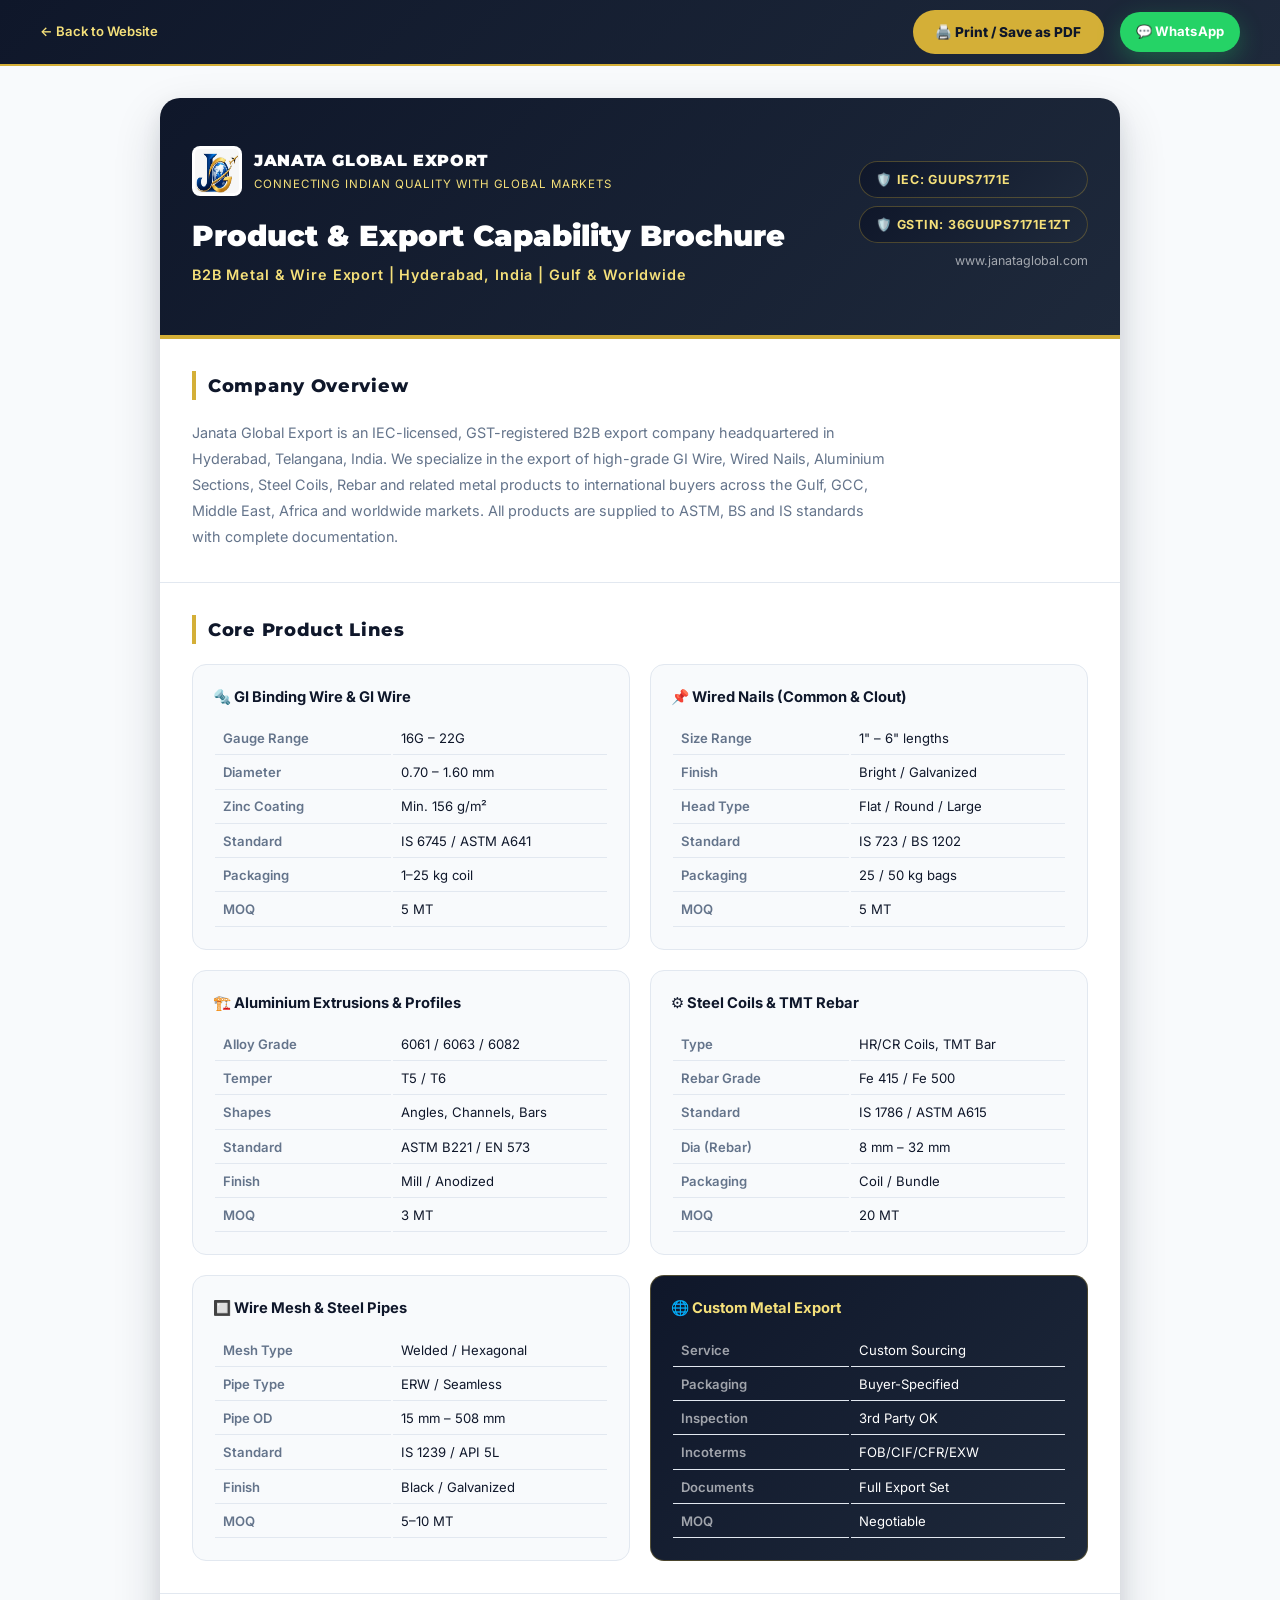
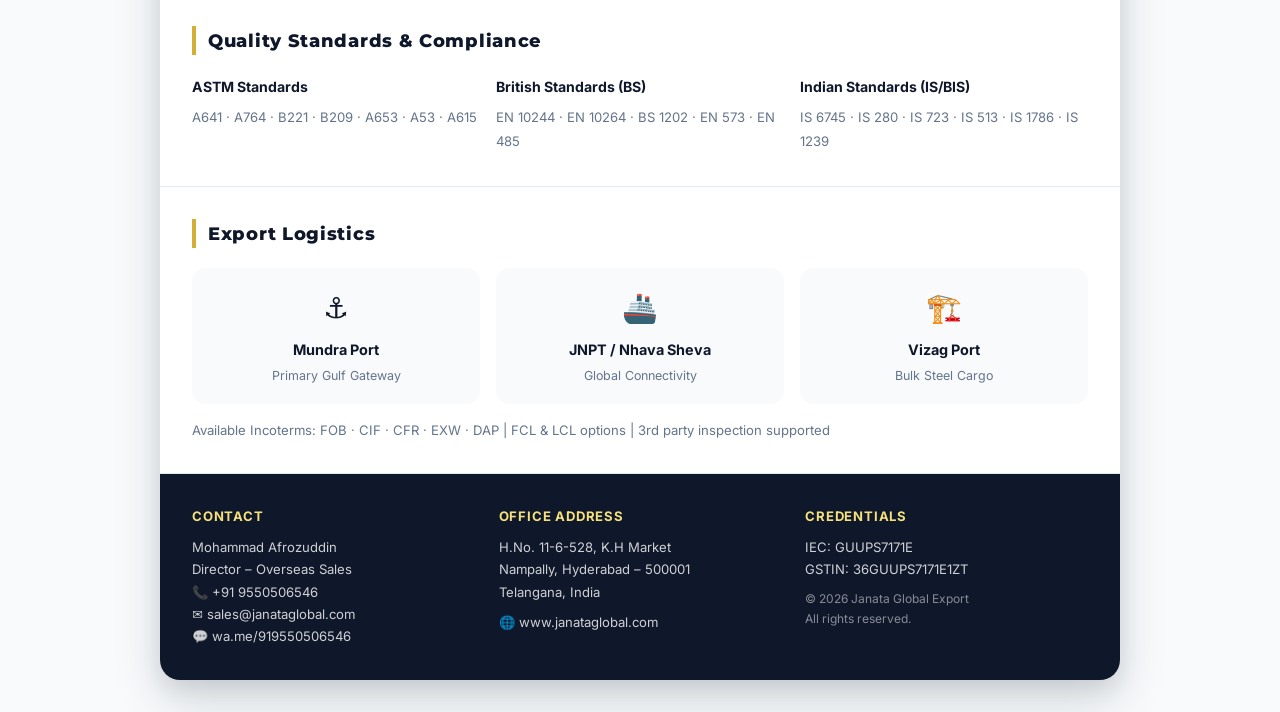
<file: brochure.html>
<!DOCTYPE html>
<html lang="en">
  <head>
    <meta charset="UTF-8" />
    <meta name="viewport" content="width=device-width, initial-scale=1.0" />
    <title>Product Brochure | Janata Global Export</title>
    <meta name="description" content="Janata Global Export product brochure — GI Wire, Wired Nails, Aluminium Sections, Steel Products. Licensed Indian exporter. IEC: GUUPS7171E." />
    <link rel="icon" href="assets/logo.jpeg" type="image/jpeg" />
    <link rel="preconnect" href="https://fonts.googleapis.com" />
    <link rel="preconnect" href="https://fonts.gstatic.com" crossorigin />
    <link href="https://fonts.googleapis.com/css2?family=Inter:wght@300;400;500;600;700;800;900&family=Montserrat:wght@600;700;800;900&display=swap" rel="stylesheet" />
    <link rel="stylesheet" href="styles.css" />
    <style>
      .brochure-page { max-width: 960px; margin: 0 auto; }
      .brochure-header {
        background: linear-gradient(135deg, var(--navy), var(--charcoal));
        padding: 3rem 2rem;
        display: flex;
        align-items: center;
        justify-content: space-between;
        gap: 2rem;
        flex-wrap: wrap;
        border-bottom: 4px solid var(--gold);
      }
      .brochure-header-left h1 {
        font-family: 'Montserrat', sans-serif;
        color: var(--white);
        font-size: 1.8rem;
        font-weight: 900;
        margin-bottom: 0.25rem;
      }
      .brochure-header-left p { color: var(--gold-light); font-size: 0.9rem; font-weight: 600; letter-spacing: 0.06em; }
      .brochure-section { padding: 2rem; border-bottom: 1px solid var(--border); }
      .brochure-section h2 {
        font-family: 'Montserrat', sans-serif;
        color: var(--navy);
        font-size: 1.1rem;
        font-weight: 800;
        border-left: 4px solid var(--gold);
        padding-left: 0.75rem;
        margin-bottom: 1.25rem;
        letter-spacing: 0.04em;
      }
      .brochure-product-grid {
        display: grid;
        grid-template-columns: repeat(2, 1fr);
        gap: 1.25rem;
      }
      .brochure-product {
        background: var(--slate-50);
        border: 1px solid var(--border);
        border-radius: var(--r-md);
        padding: 1.25rem;
      }
      .brochure-product h3 {
        color: var(--navy);
        font-weight: 700;
        font-size: 0.92rem;
        margin-bottom: 0.75rem;
        display: flex;
        align-items: center;
        gap: 0.5rem;
      }
      .brochure-product table { width: 100%; font-size: 0.82rem; }
      .brochure-product td { padding: 0.3rem 0.5rem; border-bottom: 1px solid var(--border); }
      .brochure-product td:first-child { color: var(--muted); font-weight: 600; width: 45%; }
      .brochure-product td:last-child { color: var(--navy); }
      .brochure-footer {
        background: var(--navy);
        padding: 2rem;
        display: grid;
        grid-template-columns: repeat(3, 1fr);
        gap: 1.5rem;
      }
      .brochure-footer h4 { color: var(--gold-light); font-size: 0.82rem; font-weight: 700; letter-spacing: 0.06em; text-transform: uppercase; margin-bottom: 0.5rem; }
      .brochure-footer p, .brochure-footer a { color: rgba(255,255,255,0.8); font-size: 0.82rem; line-height: 1.7; display: block; }
      .print-btn {
        display: inline-flex;
        align-items: center;
        gap: 0.5rem;
        background: var(--gold);
        color: var(--navy);
        font-weight: 800;
        font-size: 0.85rem;
        padding: 0.7rem 1.4rem;
        border-radius: var(--r-pill);
        cursor: pointer;
        border: none;
        transition: transform var(--t-fast);
      }
      .print-btn:hover { transform: translateY(-2px); }
      @media print {
        .no-print { display: none !important; }
        .brochure-header { -webkit-print-color-adjust: exact; print-color-adjust: exact; }
        .brochure-footer { -webkit-print-color-adjust: exact; print-color-adjust: exact; }
      }
      @media (max-width: 640px) {
        .brochure-product-grid { grid-template-columns: 1fr; }
        .brochure-footer { grid-template-columns: 1fr; }
      }
    </style>
  </head>
  <body style="background:var(--slate-50);">

    <!-- Nav bar (no-print) -->
    <div class="no-print announcement-bar" style="position:sticky;top:0;z-index:100;">
      <div class="container announcement-inner" style="justify-content:space-between;">
        <a href="index.html" style="color:var(--gold-light);font-weight:600;font-size:0.82rem;">← Back to Website</a>
        <div style="display:flex;gap:1rem;align-items:center;">
          <button onclick="window.print()" class="print-btn">🖨️ Print / Save as PDF</button>
          <a href="https://wa.me/919550506546" target="_blank" rel="noreferrer" class="btn btn-wa" style="font-size:0.82rem;padding:0.6rem 1rem;">💬 WhatsApp</a>
        </div>
      </div>
    </div>

    <div style="padding:2rem 1rem;">
      <div class="brochure-page" style="background:var(--white);border-radius:var(--r-lg);overflow:hidden;box-shadow:var(--shadow-lg);">

        <!-- Brochure Header -->
        <div class="brochure-header">
          <div class="brochure-header-left">
            <div style="display:flex;align-items:center;gap:0.75rem;margin-bottom:1rem;">
              <img src="assets/logo.jpeg" alt="Janata Global Export" style="width:50px;height:50px;border-radius:8px;background:white;padding:3px;" />
              <div>
                <div style="color:var(--white);font-family:'Montserrat',sans-serif;font-weight:900;font-size:1rem;letter-spacing:0.04em;">JANATA GLOBAL EXPORT</div>
                <div style="color:var(--gold-light);font-size:0.72rem;letter-spacing:0.08em;">CONNECTING INDIAN QUALITY WITH GLOBAL MARKETS</div>
              </div>
            </div>
            <h1>Product &amp; Export Capability Brochure</h1>
            <p>B2B Metal &amp; Wire Export | Hyderabad, India | Gulf &amp; Worldwide</p>
          </div>
          <div style="display:flex;flex-direction:column;gap:0.5rem;text-align:right;">
            <span class="credential-badge">🛡️ IEC: GUUPS7171E</span>
            <span class="credential-badge">🛡️ GSTIN: 36GUUPS7171E1ZT</span>
            <span style="color:rgba(255,255,255,0.6);font-size:0.78rem;">www.janataglobal.com</span>
          </div>
        </div>

        <!-- Company Overview -->
        <div class="brochure-section">
          <h2>Company Overview</h2>
          <p style="color:var(--muted);font-size:0.9rem;line-height:1.8;max-width:700px;">Janata Global Export is an IEC-licensed, GST-registered B2B export company headquartered in Hyderabad, Telangana, India. We specialize in the export of high-grade GI Wire, Wired Nails, Aluminium Sections, Steel Coils, Rebar and related metal products to international buyers across the Gulf, GCC, Middle East, Africa and worldwide markets. All products are supplied to ASTM, BS and IS standards with complete documentation.</p>
        </div>

        <!-- Products -->
        <div class="brochure-section">
          <h2>Core Product Lines</h2>
          <div class="brochure-product-grid">

            <div class="brochure-product">
              <h3>🔩 GI Binding Wire &amp; GI Wire</h3>
              <table>
                <tr><td>Gauge Range</td><td>16G – 22G</td></tr>
                <tr><td>Diameter</td><td>0.70 – 1.60 mm</td></tr>
                <tr><td>Zinc Coating</td><td>Min. 156 g/m²</td></tr>
                <tr><td>Standard</td><td>IS 6745 / ASTM A641</td></tr>
                <tr><td>Packaging</td><td>1–25 kg coil</td></tr>
                <tr><td>MOQ</td><td>5 MT</td></tr>
              </table>
            </div>

            <div class="brochure-product">
              <h3>📌 Wired Nails (Common &amp; Clout)</h3>
              <table>
                <tr><td>Size Range</td><td>1" – 6" lengths</td></tr>
                <tr><td>Finish</td><td>Bright / Galvanized</td></tr>
                <tr><td>Head Type</td><td>Flat / Round / Large</td></tr>
                <tr><td>Standard</td><td>IS 723 / BS 1202</td></tr>
                <tr><td>Packaging</td><td>25 / 50 kg bags</td></tr>
                <tr><td>MOQ</td><td>5 MT</td></tr>
              </table>
            </div>

            <div class="brochure-product">
              <h3>🏗️ Aluminium Extrusions &amp; Profiles</h3>
              <table>
                <tr><td>Alloy Grade</td><td>6061 / 6063 / 6082</td></tr>
                <tr><td>Temper</td><td>T5 / T6</td></tr>
                <tr><td>Shapes</td><td>Angles, Channels, Bars</td></tr>
                <tr><td>Standard</td><td>ASTM B221 / EN 573</td></tr>
                <tr><td>Finish</td><td>Mill / Anodized</td></tr>
                <tr><td>MOQ</td><td>3 MT</td></tr>
              </table>
            </div>

            <div class="brochure-product">
              <h3>⚙️ Steel Coils &amp; TMT Rebar</h3>
              <table>
                <tr><td>Type</td><td>HR/CR Coils, TMT Bar</td></tr>
                <tr><td>Rebar Grade</td><td>Fe 415 / Fe 500</td></tr>
                <tr><td>Standard</td><td>IS 1786 / ASTM A615</td></tr>
                <tr><td>Dia (Rebar)</td><td>8 mm – 32 mm</td></tr>
                <tr><td>Packaging</td><td>Coil / Bundle</td></tr>
                <tr><td>MOQ</td><td>20 MT</td></tr>
              </table>
            </div>

            <div class="brochure-product">
              <h3>🔲 Wire Mesh &amp; Steel Pipes</h3>
              <table>
                <tr><td>Mesh Type</td><td>Welded / Hexagonal</td></tr>
                <tr><td>Pipe Type</td><td>ERW / Seamless</td></tr>
                <tr><td>Pipe OD</td><td>15 mm – 508 mm</td></tr>
                <tr><td>Standard</td><td>IS 1239 / API 5L</td></tr>
                <tr><td>Finish</td><td>Black / Galvanized</td></tr>
                <tr><td>MOQ</td><td>5–10 MT</td></tr>
              </table>
            </div>

            <div class="brochure-product" style="background:linear-gradient(135deg,var(--navy),var(--charcoal));border-color:rgba(212,175,55,0.3);">
              <h3 style="color:var(--gold-light);">🌐 Custom Metal Export</h3>
              <table>
                <tr><td style="color:rgba(255,255,255,0.6);">Service</td><td style="color:var(--white);">Custom Sourcing</td></tr>
                <tr><td style="color:rgba(255,255,255,0.6);">Packaging</td><td style="color:var(--white);">Buyer-Specified</td></tr>
                <tr><td style="color:rgba(255,255,255,0.6);">Inspection</td><td style="color:var(--white);">3rd Party OK</td></tr>
                <tr><td style="color:rgba(255,255,255,0.6);">Incoterms</td><td style="color:var(--white);">FOB/CIF/CFR/EXW</td></tr>
                <tr><td style="color:rgba(255,255,255,0.6);">Documents</td><td style="color:var(--white);">Full Export Set</td></tr>
                <tr><td style="color:rgba(255,255,255,0.6);">MOQ</td><td style="color:var(--white);">Negotiable</td></tr>
              </table>
            </div>

          </div>
        </div>

        <!-- Standards -->
        <div class="brochure-section">
          <h2>Quality Standards &amp; Compliance</h2>
          <div style="display:grid;grid-template-columns:repeat(3,1fr);gap:1rem;">
            <div>
              <strong style="color:var(--navy);display:block;margin-bottom:0.5rem;font-size:0.88rem;">ASTM Standards</strong>
              <p style="color:var(--muted);font-size:0.82rem;line-height:1.8;">A641 · A764 · B221 · B209 · A653 · A53 · A615</p>
            </div>
            <div>
              <strong style="color:var(--navy);display:block;margin-bottom:0.5rem;font-size:0.88rem;">British Standards (BS)</strong>
              <p style="color:var(--muted);font-size:0.82rem;line-height:1.8;">EN 10244 · EN 10264 · BS 1202 · EN 573 · EN 485</p>
            </div>
            <div>
              <strong style="color:var(--navy);display:block;margin-bottom:0.5rem;font-size:0.88rem;">Indian Standards (IS/BIS)</strong>
              <p style="color:var(--muted);font-size:0.82rem;line-height:1.8;">IS 6745 · IS 280 · IS 723 · IS 513 · IS 1786 · IS 1239</p>
            </div>
          </div>
        </div>

        <!-- Export Logistics -->
        <div class="brochure-section">
          <h2>Export Logistics</h2>
          <div style="display:grid;grid-template-columns:repeat(3,1fr);gap:1rem;">
            <div style="text-align:center;padding:1rem;background:var(--slate-50);border-radius:var(--r-md);">
              <div style="font-size:1.8rem;margin-bottom:0.4rem;">⚓</div>
              <strong style="color:var(--navy);display:block;font-size:0.9rem;">Mundra Port</strong>
              <span style="color:var(--muted);font-size:0.78rem;">Primary Gulf Gateway</span>
            </div>
            <div style="text-align:center;padding:1rem;background:var(--slate-50);border-radius:var(--r-md);">
              <div style="font-size:1.8rem;margin-bottom:0.4rem;">🚢</div>
              <strong style="color:var(--navy);display:block;font-size:0.9rem;">JNPT / Nhava Sheva</strong>
              <span style="color:var(--muted);font-size:0.78rem;">Global Connectivity</span>
            </div>
            <div style="text-align:center;padding:1rem;background:var(--slate-50);border-radius:var(--r-md);">
              <div style="font-size:1.8rem;margin-bottom:0.4rem;">🏗️</div>
              <strong style="color:var(--navy);display:block;font-size:0.9rem;">Vizag Port</strong>
              <span style="color:var(--muted);font-size:0.78rem;">Bulk Steel Cargo</span>
            </div>
          </div>
          <p style="color:var(--muted);font-size:0.82rem;margin-top:1rem;">Available Incoterms: FOB · CIF · CFR · EXW · DAP | FCL &amp; LCL options | 3rd party inspection supported</p>
        </div>

        <!-- Brochure Footer -->
        <div class="brochure-footer">
          <div>
            <h4>Contact</h4>
            <p>Mohammad Afrozuddin<br />Director – Overseas Sales</p>
            <p>📞 +91 9550506546</p>
            <p>✉️ sales@janataglobal.com</p>
            <p>💬 wa.me/919550506546</p>
          </div>
          <div>
            <h4>Office Address</h4>
            <p>H.No. 11-6-528, K.H Market<br />Nampally, Hyderabad – 500001<br />Telangana, India</p>
            <p style="margin-top:0.5rem;">🌐 www.janataglobal.com</p>
          </div>
          <div>
            <h4>Credentials</h4>
            <p>IEC: GUUPS7171E</p>
            <p>GSTIN: 36GUUPS7171E1ZT</p>
            <p style="margin-top:0.5rem;color:rgba(255,255,255,0.5);font-size:0.75rem;">© 2026 Janata Global Export<br />All rights reserved.</p>
          </div>
        </div>

      </div>
    </div>

    <script src="script.js"></script>
  </body>
</html>
</file>
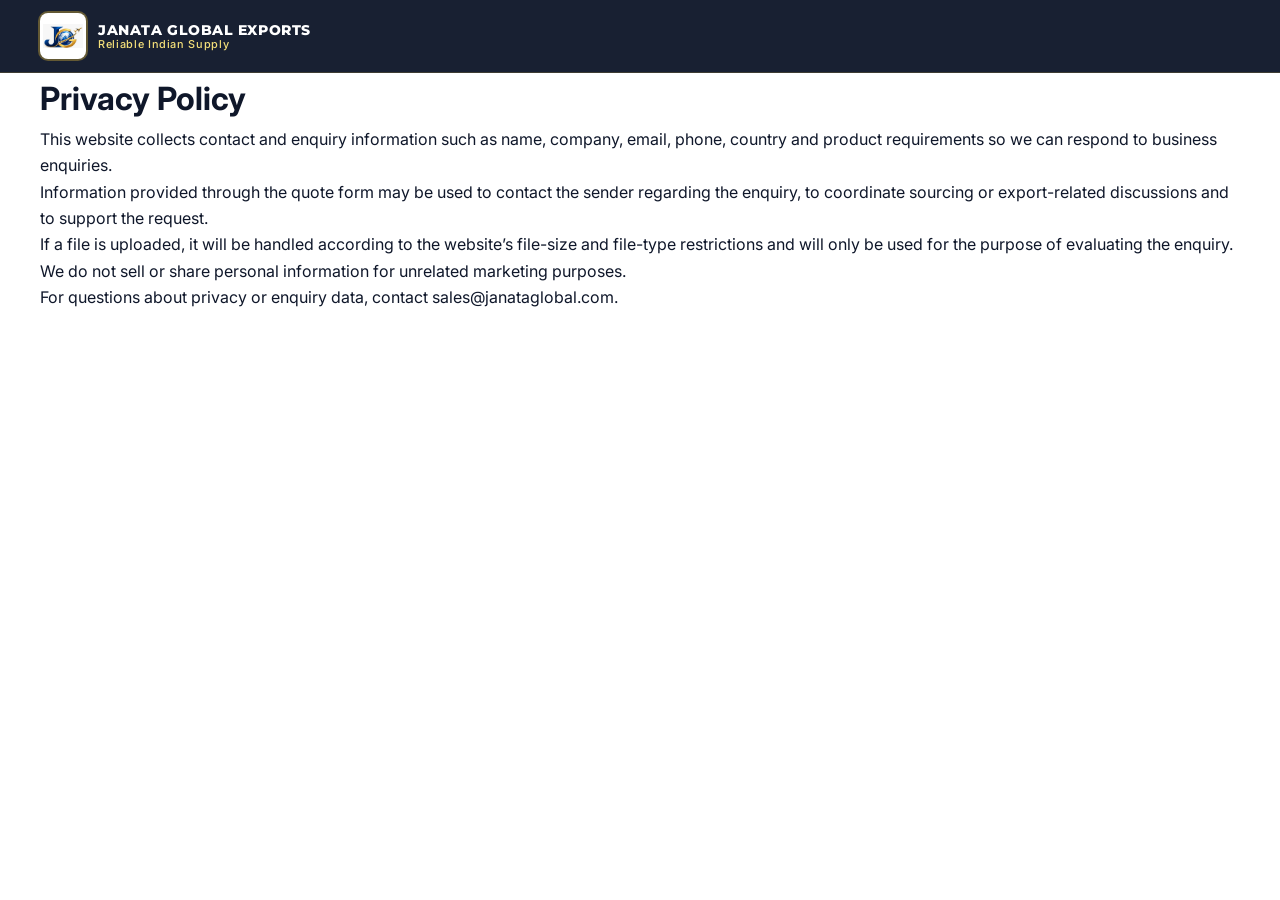
<file: privacy.html>
<!DOCTYPE html>
<html lang="en">
  <head>
    <meta charset="UTF-8" />
    <meta name="viewport" content="width=device-width, initial-scale=1.0" />
    <title>Privacy Policy | Janata Global Exports</title>
    <meta name="robots" content="noindex,follow" />
    <link rel="stylesheet" href="styles.css" />
  </head>
  <body>
    <header class="site-header">
      <div class="container header-inner">
        <a class="brand" href="/">
          <img src="assets/logo.jpeg" alt="Janata Global Exports logo" class="brand-mark" />
          <span class="brand-text"><strong>JANATA GLOBAL EXPORTS</strong><small>Reliable Indian Supply</small></span>
        </a>
      </div>
    </header>
    <main class="privacy-page">
      <div class="container">
        <div class="content-box">
          <h1>Privacy Policy</h1>
          <p>This website collects contact and enquiry information such as name, company, email, phone, country and product requirements so we can respond to business enquiries.</p>
          <p>Information provided through the quote form may be used to contact the sender regarding the enquiry, to coordinate sourcing or export-related discussions and to support the request.</p>
          <p>If a file is uploaded, it will be handled according to the website’s file-size and file-type restrictions and will only be used for the purpose of evaluating the enquiry.</p>
          <p>We do not sell or share personal information for unrelated marketing purposes.</p>
          <p>For questions about privacy or enquiry data, contact sales@janataglobal.com.</p>
        </div>
      </div>
    </main>
  </body>
</html>
</file>
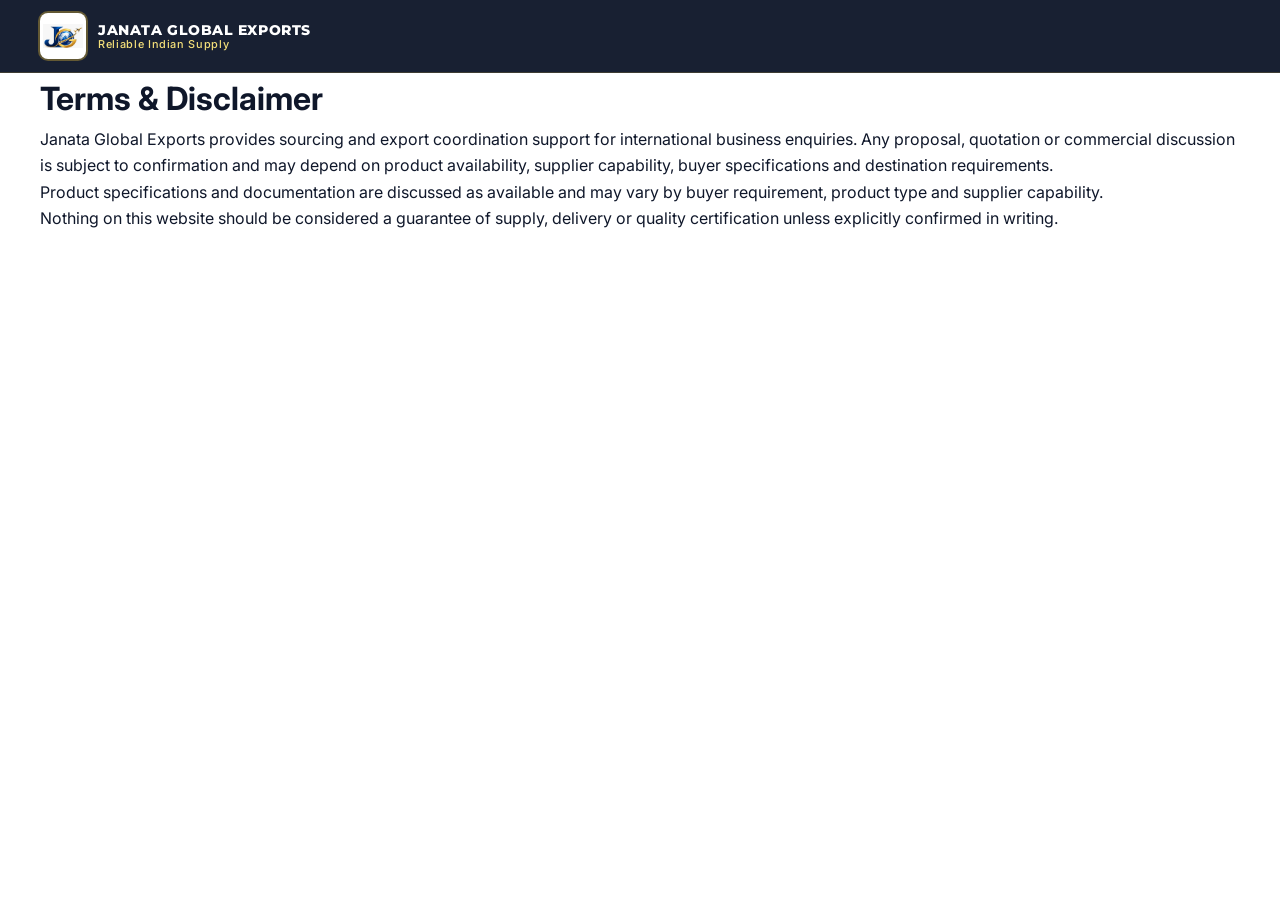
<file: terms.html>
<!DOCTYPE html>
<html lang="en">
  <head>
    <meta charset="UTF-8" />
    <meta name="viewport" content="width=device-width, initial-scale=1.0" />
    <title>Terms & Disclaimer | Janata Global Exports</title>
    <meta name="robots" content="noindex,follow" />
    <link rel="stylesheet" href="styles.css" />
  </head>
  <body>
    <header class="site-header">
      <div class="container header-inner">
        <a class="brand" href="/">
          <img src="assets/logo.jpeg" alt="Janata Global Exports logo" class="brand-mark" />
          <span class="brand-text"><strong>JANATA GLOBAL EXPORTS</strong><small>Reliable Indian Supply</small></span>
        </a>
      </div>
    </header>
    <main class="terms-page">
      <div class="container">
        <div class="content-box">
          <h1>Terms & Disclaimer</h1>
          <p>Janata Global Exports provides sourcing and export coordination support for international business enquiries. Any proposal, quotation or commercial discussion is subject to confirmation and may depend on product availability, supplier capability, buyer specifications and destination requirements.</p>
          <p>Product specifications and documentation are discussed as available and may vary by buyer requirement, product type and supplier capability.</p>
          <p>Nothing on this website should be considered a guarantee of supply, delivery or quality certification unless explicitly confirmed in writing.</p>
        </div>
      </div>
    </main>
  </body>
</html>
</file>
<file: styles.css>
/* =============================================
   JANATA GLOBAL EXPORT — Enterprise CSS Design System
   ============================================= */

@import url('https://fonts.googleapis.com/css2?family=Inter:wght@300;400;500;600;700;800;900&family=Montserrat:wght@600;700;800;900&display=swap');

:root {
  /* Brand Colors */
  --navy:       #0F172A;
  --charcoal:   #1E293B;
  --slate-700:  #334155;
  --slate-500:  #64748B;
  --slate-200:  #E2E8F0;
  --slate-100:  #F1F5F9;
  --slate-50:   #F8FAFC;
  --gold:       #D4AF37;
  --amber:      #E0A926;
  --gold-light: #F5E07A;
  --gold-dark:  #A87E1E;
  --white:      #FFFFFF;

  /* Semantic */
  --text:       #0F172A;
  --muted:      #64748B;
  --border:     #E2E8F0;
  --bg:         #F8FAFC;

  /* Shadows */
  --shadow-sm:  0 1px 3px rgba(0,0,0,0.08), 0 1px 2px rgba(0,0,0,0.04);
  --shadow-md:  0 4px 16px rgba(15,23,42,0.10), 0 2px 6px rgba(15,23,42,0.06);
  --shadow-lg:  0 20px 48px rgba(15,23,42,0.16), 0 8px 20px rgba(15,23,42,0.08);
  --shadow-gold: 0 8px 28px rgba(212,175,55,0.28);

  /* Radii */
  --r-sm:  0.5rem;
  --r-md:  0.875rem;
  --r-lg:  1.25rem;
  --r-xl:  1.75rem;
  --r-pill: 999px;

  /* Transitions */
  --t-fast: 0.18s ease;
  --t-med:  0.28s ease;
  --t-slow: 0.45s ease;
}

/* ==================== RESET ==================== */
*, *::before, *::after { box-sizing: border-box; margin: 0; padding: 0; }
html { scroll-behavior: smooth; font-size: 16px; }
body {
  font-family: 'Inter', system-ui, -apple-system, sans-serif;
  color: var(--text);
  background: var(--white);
  line-height: 1.65;
  -webkit-font-smoothing: antialiased;
}
a { color: inherit; text-decoration: none; }
img { max-width: 100%; display: block; }
ul { list-style: none; }
button, input, textarea, select { font: inherit; }

/* ==================== UTILITIES ==================== */
.container { width: min(1200px, calc(100% - 2.5rem)); margin: 0 auto; }
.section { padding: 6rem 0; }
.section-alt { background: var(--slate-50); }
.section-dark { background: var(--navy); color: var(--white); }

.eyebrow {
  display: inline-flex;
  align-items: center;
  gap: 0.5rem;
  text-transform: uppercase;
  letter-spacing: 0.18em;
  font-size: 0.72rem;
  font-weight: 700;
  color: var(--gold);
  margin-bottom: 0.75rem;
}
.eyebrow::before {
  content: '';
  display: inline-block;
  width: 28px;
  height: 2px;
  background: var(--gold);
  border-radius: 2px;
}

.section-heading { max-width: 760px; margin-bottom: 3rem; }
.section-heading.centered { margin: 0 auto 3rem; text-align: center; }
.section-heading h2 {
  font-family: 'Montserrat', sans-serif;
  font-size: clamp(1.8rem, 2.8vw, 2.6rem);
  font-weight: 800;
  color: var(--navy);
  line-height: 1.15;
  margin-bottom: 0.75rem;
}
.section-dark .section-heading h2 { color: var(--white); }
.section-heading p { color: var(--muted); font-size: 1.05rem; max-width: 640px; }
.section-dark .section-heading p { color: rgba(255,255,255,0.7); }
.section-heading.centered p { margin: 0 auto; }

/* ==================== BUTTONS ==================== */
.btn {
  display: inline-flex;
  align-items: center;
  justify-content: center;
  gap: 0.5rem;
  padding: 0.85rem 1.6rem;
  border-radius: var(--r-pill);
  font-weight: 700;
  font-size: 0.92rem;
  letter-spacing: 0.01em;
  border: none;
  cursor: pointer;
  transition: transform var(--t-fast), box-shadow var(--t-fast), background var(--t-fast), opacity var(--t-fast);
  white-space: nowrap;
}
.btn:hover  { transform: translateY(-2px); }
.btn:active { transform: translateY(0); }

.btn-primary {
  background: linear-gradient(135deg, var(--amber) 0%, var(--gold-dark) 100%);
  color: var(--navy);
  box-shadow: var(--shadow-gold);
  font-weight: 800;
}
.btn-primary:hover { box-shadow: 0 12px 36px rgba(212,175,55,0.42); }

.btn-secondary {
  background: transparent;
  color: var(--white);
  border: 2px solid rgba(255,255,255,0.5);
}
.btn-secondary:hover { background: rgba(255,255,255,0.1); border-color: var(--white); }

.btn-outline-gold {
  background: transparent;
  color: var(--gold);
  border: 2px solid var(--gold);
}
.btn-outline-gold:hover { background: var(--gold); color: var(--navy); }

.btn-ghost {
  background: transparent;
  color: var(--navy);
  border: 1.5px solid var(--border);
  padding: 0.7rem 1.25rem;
}
.btn-ghost:hover { border-color: var(--gold); color: var(--gold); }

.btn-wa {
  background: #25D366;
  color: var(--white);
  box-shadow: 0 8px 24px rgba(37,211,102,0.3);
}
.btn-wa:hover { box-shadow: 0 12px 32px rgba(37,211,102,0.45); }

/* ==================== ANNOUNCEMENT BAR ==================== */
.announcement-bar {
  background: linear-gradient(135deg, var(--navy) 0%, var(--charcoal) 100%);
  border-bottom: 2px solid var(--gold);
  padding: 0.6rem 0;
  overflow: hidden;
  position: relative;
  z-index: 1001;
}
.announcement-inner {
  display: flex;
  align-items: center;
  justify-content: center;
  gap: 2rem;
  flex-wrap: wrap;
}
.announcement-bar .badge {
  display: inline-flex;
  align-items: center;
  gap: 0.4rem;
  color: var(--gold-light);
  font-size: 0.8rem;
  font-weight: 600;
  letter-spacing: 0.04em;
}
.announcement-bar .badge .dot {
  color: var(--gold);
  font-size: 1rem;
  line-height: 1;
}
.announcement-bar .badge a {
  color: var(--gold-light);
  text-decoration: underline;
  text-decoration-color: transparent;
  transition: text-decoration-color var(--t-fast);
}
.announcement-bar .badge a:hover { text-decoration-color: var(--gold-light); }

/* ==================== HEADER / NAV ==================== */
.site-header {
  position: sticky;
  top: 0;
  z-index: 1000;
  background: rgba(15, 23, 42, 0.96);
  backdrop-filter: blur(16px);
  -webkit-backdrop-filter: blur(16px);
  border-bottom: 1px solid rgba(212,175,55,0.2);
  transition: box-shadow var(--t-med);
}
.site-header.scrolled {
  box-shadow: 0 4px 24px rgba(0,0,0,0.3);
}
.header-inner {
  display: flex;
  align-items: center;
  justify-content: space-between;
  min-height: 72px;
  gap: 1.5rem;
}
.brand { display: inline-flex; align-items: center; gap: 0.75rem; flex-shrink: 0; }
.brand-mark {
  width: 46px;
  height: 46px;
  border-radius: var(--r-sm);
  object-fit: contain;
  background: var(--white);
  padding: 3px;
  box-shadow: 0 0 0 2px rgba(212,175,55,0.4);
}
.brand-text { display: flex; flex-direction: column; line-height: 1.15; }
.brand-text strong {
  font-family: 'Montserrat', sans-serif;
  font-size: 0.88rem;
  font-weight: 800;
  color: var(--white);
  letter-spacing: 0.04em;
}
.brand-text small {
  color: var(--gold-light);
  font-size: 0.68rem;
  font-weight: 500;
  letter-spacing: 0.06em;
}

.site-nav { display: flex; align-items: center; gap: 0.2rem; }
.site-nav > a {
  color: rgba(255,255,255,0.82);
  font-weight: 500;
  font-size: 0.88rem;
  padding: 0.5rem 0.7rem;
  border-radius: var(--r-sm);
  transition: color var(--t-fast), background var(--t-fast);
}
.site-nav > a:hover,
.site-nav > a.active { color: var(--gold-light); background: rgba(212,175,55,0.08); }
.site-nav .btn-cta-nav {
  margin-left: 0.75rem;
  background: linear-gradient(135deg, var(--amber), var(--gold-dark));
  color: var(--navy);
  font-weight: 800;
  font-size: 0.85rem;
  padding: 0.65rem 1.3rem;
  border-radius: var(--r-pill);
  box-shadow: var(--shadow-gold);
  transition: transform var(--t-fast), box-shadow var(--t-fast);
}
.site-nav .btn-cta-nav:hover {
  transform: translateY(-2px);
  box-shadow: 0 12px 32px rgba(212,175,55,0.45);
}

.nav-toggle {
  display: none;
  background: transparent;
  border: none;
  padding: 0.5rem;
  cursor: pointer;
  flex-direction: column;
  gap: 5px;
}
.nav-toggle span {
  display: block;
  width: 24px;
  height: 2px;
  background: var(--white);
  border-radius: 2px;
  transition: transform var(--t-med), opacity var(--t-med);
}

/* ==================== HERO ==================== */
.hero {
  position: relative;
  min-height: 92vh;
  display: flex;
  align-items: center;
  overflow: hidden;
  background: var(--navy);
}
.hero-bg {
  position: absolute;
  inset: 0;
  background-image: url('/assets/hero-port.jpg');
  background-size: cover;
  background-position: center 40%;
  opacity: 0.35;
  transition: opacity 0.6s ease;
}
.hero-overlay {
  position: absolute;
  inset: 0;
  background: linear-gradient(
    120deg,
    rgba(15,23,42,0.92) 0%,
    rgba(15,23,42,0.75) 55%,
    rgba(30,41,59,0.55) 100%
  );
}
.hero-content {
  position: relative;
  z-index: 2;
  width: 100%;
  padding: 6rem 0 5rem;
}
.hero-grid {
  display: grid;
  grid-template-columns: 1.1fr 0.9fr;
  gap: 4rem;
  align-items: center;
}
.hero-copy { max-width: 620px; }
.hero-eyebrow {
  display: inline-flex;
  align-items: center;
  gap: 0.75rem;
  background: rgba(212,175,55,0.12);
  border: 1px solid rgba(212,175,55,0.3);
  border-radius: var(--r-pill);
  padding: 0.45rem 1rem;
  margin-bottom: 1.5rem;
  color: var(--gold-light);
  font-size: 0.8rem;
  font-weight: 600;
  letter-spacing: 0.06em;
  text-transform: uppercase;
}
.hero-eyebrow .dot { width: 7px; height: 7px; background: var(--gold); border-radius: 50%; animation: pulse-dot 2s infinite; }
@keyframes pulse-dot {
  0%, 100% { opacity: 1; transform: scale(1); }
  50% { opacity: 0.6; transform: scale(0.8); }
}
.hero h1 {
  font-family: 'Montserrat', sans-serif;
  font-size: clamp(2.4rem, 4.5vw, 4rem);
  font-weight: 900;
  color: var(--white);
  line-height: 1.08;
  margin-bottom: 1.25rem;
  letter-spacing: -0.02em;
}
.hero h1 span { color: var(--gold-light); }
.hero-subtext {
  color: rgba(255,255,255,0.75);
  font-size: 1.1rem;
  line-height: 1.7;
  max-width: 560px;
  margin-bottom: 2rem;
}
.hero-actions {
  display: flex;
  flex-wrap: wrap;
  gap: 1rem;
  margin-bottom: 2.5rem;
}
.hero-trust {
  display: flex;
  align-items: center;
  gap: 1.5rem;
  flex-wrap: wrap;
  padding-top: 1.5rem;
  border-top: 1px solid rgba(255,255,255,0.1);
}
.hero-trust-item {
  display: flex;
  align-items: center;
  gap: 0.4rem;
  color: rgba(255,255,255,0.65);
  font-size: 0.82rem;
  font-weight: 500;
}
.hero-trust-item .icon { color: var(--gold); font-size: 0.95rem; }

/* Hero stats card */
.hero-stats-card {
  background: rgba(255,255,255,0.06);
  backdrop-filter: blur(20px);
  -webkit-backdrop-filter: blur(20px);
  border: 1px solid rgba(212,175,55,0.25);
  border-radius: var(--r-xl);
  padding: 2rem;
  display: flex;
  flex-direction: column;
  gap: 1.25rem;
}
.hero-stat {
  display: flex;
  align-items: center;
  gap: 1rem;
  padding: 1rem 1.1rem;
  background: rgba(255,255,255,0.05);
  border: 1px solid rgba(255,255,255,0.08);
  border-radius: var(--r-md);
  transition: background var(--t-fast);
}
.hero-stat:hover { background: rgba(212,175,55,0.1); }
.hero-stat-icon {
  width: 44px;
  height: 44px;
  border-radius: var(--r-sm);
  background: linear-gradient(135deg, rgba(212,175,55,0.25), rgba(212,175,55,0.08));
  border: 1px solid rgba(212,175,55,0.3);
  display: flex;
  align-items: center;
  justify-content: center;
  font-size: 1.25rem;
  flex-shrink: 0;
}
.hero-stat-info strong {
  display: block;
  color: var(--white);
  font-size: 1.1rem;
  font-weight: 700;
  font-family: 'Montserrat', sans-serif;
}
.hero-stat-info span { color: rgba(255,255,255,0.6); font-size: 0.8rem; }
.hero-card-tag {
  display: inline-flex;
  align-items: center;
  gap: 0.5rem;
  background: rgba(212,175,55,0.15);
  border: 1px solid rgba(212,175,55,0.3);
  border-radius: var(--r-pill);
  padding: 0.5rem 1rem;
  color: var(--gold-light);
  font-size: 0.78rem;
  font-weight: 600;
  letter-spacing: 0.05em;
  text-transform: uppercase;
  margin-bottom: 0.5rem;
}

/* ==================== TRUST BADGES ==================== */
.trust-bar {
  background: var(--white);
  border-bottom: 1px solid var(--border);
  padding: 1.5rem 0;
  position: relative;
  overflow: hidden;
}
.trust-bar::before {
  content: '';
  position: absolute;
  top: 0;
  left: 0;
  right: 0;
  height: 3px;
  background: linear-gradient(90deg, var(--navy), var(--gold), var(--navy));
}
.trust-grid {
  display: grid;
  grid-template-columns: repeat(4, 1fr);
  gap: 0;
}
.trust-item {
  display: flex;
  align-items: center;
  gap: 1rem;
  padding: 1rem 1.5rem;
  border-right: 1px solid var(--border);
  transition: background var(--t-fast);
}
.trust-item:last-child { border-right: none; }
.trust-item:hover { background: var(--slate-50); }
.trust-icon {
  width: 48px;
  height: 48px;
  border-radius: var(--r-md);
  background: linear-gradient(135deg, var(--navy), var(--charcoal));
  display: flex;
  align-items: center;
  justify-content: center;
  font-size: 1.4rem;
  flex-shrink: 0;
  box-shadow: var(--shadow-md);
}
.trust-info strong {
  display: block;
  color: var(--navy);
  font-size: 0.92rem;
  font-weight: 700;
  margin-bottom: 0.15rem;
}
.trust-info span { color: var(--muted); font-size: 0.78rem; }

/* ==================== CREDENTIAL BADGES ==================== */
.credential-badge {
  display: inline-flex;
  align-items: center;
  gap: 0.5rem;
  background: linear-gradient(135deg, var(--navy), var(--charcoal));
  color: var(--gold-light);
  border: 1px solid rgba(212,175,55,0.3);
  border-radius: var(--r-pill);
  padding: 0.45rem 1rem;
  font-size: 0.78rem;
  font-weight: 700;
  letter-spacing: 0.06em;
}
.credential-badge .shield { color: var(--gold); }

/* ==================== PRODUCTS ==================== */
.products-intro { display: flex; align-items: flex-start; justify-content: space-between; gap: 2rem; margin-bottom: 3rem; flex-wrap: wrap; }
.products-intro .section-heading { margin-bottom: 0; }

.filter-tabs {
  display: flex;
  gap: 0.5rem;
  flex-wrap: wrap;
  margin-bottom: 2.5rem;
}
.filter-tab {
  padding: 0.6rem 1.2rem;
  border-radius: var(--r-pill);
  font-size: 0.85rem;
  font-weight: 600;
  border: 1.5px solid var(--border);
  background: var(--white);
  color: var(--slate-500);
  cursor: pointer;
  transition: all var(--t-fast);
}
.filter-tab:hover { border-color: var(--gold); color: var(--gold); }
.filter-tab.active {
  background: var(--navy);
  border-color: var(--navy);
  color: var(--white);
  box-shadow: var(--shadow-md);
}

.products-grid {
  display: grid;
  grid-template-columns: repeat(3, 1fr);
  gap: 1.5rem;
}

.product-card {
  background: var(--white);
  border: 1px solid var(--border);
  border-radius: var(--r-lg);
  overflow: hidden;
  box-shadow: var(--shadow-sm);
  transition: transform var(--t-med), box-shadow var(--t-med), border-color var(--t-med);
  display: flex;
  flex-direction: column;
}
.product-card:hover {
  transform: translateY(-6px);
  box-shadow: var(--shadow-lg);
  border-color: rgba(212,175,55,0.4);
}
.product-card-header {
  background: linear-gradient(135deg, var(--navy), var(--charcoal));
  padding: 1.6rem 1.5rem 1.2rem;
  position: relative;
  overflow: hidden;
}
.product-card-header::before {
  content: '';
  position: absolute;
  top: -20px;
  right: -20px;
  width: 100px;
  height: 100px;
  border-radius: 50%;
  background: rgba(212,175,55,0.08);
}
.product-icon {
  font-size: 2.2rem;
  margin-bottom: 0.75rem;
  display: block;
}
.product-card-header h3 {
  color: var(--white);
  font-family: 'Montserrat', sans-serif;
  font-weight: 700;
  font-size: 1.05rem;
  margin: 0;
}
.product-cat-tag {
  display: inline-block;
  background: rgba(212,175,55,0.18);
  color: var(--gold-light);
  font-size: 0.7rem;
  font-weight: 600;
  letter-spacing: 0.08em;
  text-transform: uppercase;
  padding: 0.25rem 0.6rem;
  border-radius: var(--r-pill);
  margin-bottom: 0.6rem;
}
.product-card-body {
  padding: 1.25rem 1.5rem;
  flex: 1;
  display: flex;
  flex-direction: column;
  gap: 1rem;
}
.product-specs {
  display: grid;
  grid-template-columns: 1fr 1fr;
  gap: 0.5rem;
}
.spec-item {
  background: var(--slate-50);
  border-radius: var(--r-sm);
  padding: 0.5rem 0.7rem;
  border: 1px solid var(--border);
}
.spec-item dt {
  font-size: 0.68rem;
  font-weight: 600;
  color: var(--muted);
  text-transform: uppercase;
  letter-spacing: 0.06em;
  margin-bottom: 0.15rem;
}
.spec-item dd {
  font-size: 0.82rem;
  font-weight: 700;
  color: var(--navy);
}
.product-card-footer {
  padding: 0 1.5rem 1.5rem;
}
.product-card-footer .btn { width: 100%; justify-content: center; }

/* ==================== VALUE PROPOSITION ==================== */
.value-grid {
  display: grid;
  grid-template-columns: 1fr 1fr;
  gap: 4rem;
  align-items: center;
}
.value-points { display: flex; flex-direction: column; gap: 1.5rem; }
.value-point {
  display: flex;
  gap: 1.1rem;
  align-items: flex-start;
}
.value-point-icon {
  width: 48px;
  height: 48px;
  border-radius: var(--r-md);
  background: linear-gradient(135deg, rgba(212,175,55,0.18), rgba(212,175,55,0.06));
  border: 1px solid rgba(212,175,55,0.25);
  display: flex;
  align-items: center;
  justify-content: center;
  font-size: 1.3rem;
  flex-shrink: 0;
}
.value-point-text strong {
  display: block;
  color: var(--navy);
  font-weight: 700;
  font-size: 0.98rem;
  margin-bottom: 0.3rem;
}
.value-point-text span { color: var(--muted); font-size: 0.9rem; line-height: 1.6; }

.value-stats {
  background: linear-gradient(145deg, var(--navy), var(--charcoal));
  border-radius: var(--r-xl);
  padding: 2.5rem;
  display: grid;
  grid-template-columns: 1fr 1fr;
  gap: 1.25rem;
  box-shadow: var(--shadow-lg);
  position: relative;
  overflow: hidden;
}
.value-stats::before {
  content: '';
  position: absolute;
  bottom: -40px;
  right: -40px;
  width: 200px;
  height: 200px;
  border-radius: 50%;
  background: radial-gradient(circle, rgba(212,175,55,0.12), transparent 70%);
}
.value-stat-box {
  padding: 1.25rem;
  background: rgba(255,255,255,0.05);
  border: 1px solid rgba(212,175,55,0.15);
  border-radius: var(--r-md);
  transition: background var(--t-fast);
}
.value-stat-box:hover { background: rgba(212,175,55,0.1); }
.value-stat-box .num {
  font-family: 'Montserrat', sans-serif;
  font-size: 2rem;
  font-weight: 900;
  color: var(--gold-light);
  display: block;
  line-height: 1;
  margin-bottom: 0.3rem;
}
.value-stat-box p {
  color: rgba(255,255,255,0.65);
  font-size: 0.8rem;
  line-height: 1.4;
}

/* ==================== HOW WE WORK ==================== */
.steps-grid {
  display: grid;
  grid-template-columns: repeat(3, 1fr);
  gap: 1.5rem;
  counter-reset: step-counter;
}
.step-card {
  background: var(--white);
  border: 1px solid var(--border);
  border-radius: var(--r-lg);
  padding: 2rem 1.5rem;
  box-shadow: var(--shadow-sm);
  position: relative;
  transition: transform var(--t-med), box-shadow var(--t-med);
  counter-increment: step-counter;
}
.step-card:hover { transform: translateY(-4px); box-shadow: var(--shadow-md); }
.step-num {
  font-family: 'Montserrat', sans-serif;
  font-size: 3rem;
  font-weight: 900;
  color: rgba(212,175,55,0.15);
  line-height: 1;
  margin-bottom: 0.75rem;
  display: block;
}
.step-card h3 { color: var(--navy); font-weight: 700; font-size: 1rem; margin-bottom: 0.5rem; }
.step-card p { color: var(--muted); font-size: 0.88rem; line-height: 1.6; }
.step-connector {
  position: absolute;
  top: 2.2rem;
  right: -0.85rem;
  width: 1.7rem;
  height: 2px;
  background: linear-gradient(90deg, var(--border), var(--gold));
  z-index: 1;
}
.step-card:nth-child(3n) .step-connector { display: none; }

/* ==================== MARKETS ==================== */
.markets-grid {
  display: grid;
  grid-template-columns: 1fr 1fr;
  gap: 3rem;
  align-items: center;
}
.market-flags {
  display: grid;
  grid-template-columns: repeat(2, 1fr);
  gap: 1rem;
}
.market-card {
  background: var(--white);
  border: 1px solid var(--border);
  border-radius: var(--r-lg);
  padding: 1.25rem;
  box-shadow: var(--shadow-sm);
  transition: transform var(--t-fast), border-color var(--t-fast);
}
.market-card:hover { transform: translateY(-3px); border-color: rgba(212,175,55,0.4); }
.market-card-icon { font-size: 1.8rem; margin-bottom: 0.5rem; }
.market-card h4 { color: var(--navy); font-weight: 700; font-size: 0.95rem; margin-bottom: 0.25rem; }
.market-card p { color: var(--muted); font-size: 0.8rem; line-height: 1.5; }

/* ==================== QUALITY ==================== */
.quality-grid {
  display: grid;
  grid-template-columns: repeat(3, 1fr);
  gap: 1.5rem;
}
.quality-card {
  background: var(--white);
  border: 1px solid var(--border);
  border-radius: var(--r-lg);
  padding: 1.75rem;
  box-shadow: var(--shadow-sm);
  transition: transform var(--t-med), border-color var(--t-med);
}
.quality-card:hover { transform: translateY(-4px); border-color: rgba(212,175,55,0.4); }
.quality-card-icon {
  width: 52px;
  height: 52px;
  border-radius: var(--r-md);
  background: linear-gradient(135deg, var(--navy), var(--charcoal));
  display: flex;
  align-items: center;
  justify-content: center;
  font-size: 1.5rem;
  margin-bottom: 1rem;
  box-shadow: var(--shadow-md);
}
.quality-card h3 { color: var(--navy); font-weight: 700; font-size: 1rem; margin-bottom: 0.5rem; }
.quality-card p { color: var(--muted); font-size: 0.88rem; line-height: 1.6; }

/* ==================== PORTS ==================== */
.ports-strip {
  display: grid;
  grid-template-columns: repeat(3, 1fr);
  gap: 1.5rem;
  margin-top: 3rem;
}
.port-card {
  background: rgba(255,255,255,0.06);
  border: 1px solid rgba(212,175,55,0.2);
  border-radius: var(--r-lg);
  padding: 1.5rem;
  text-align: center;
}
.port-card .port-icon { font-size: 2.5rem; margin-bottom: 0.75rem; }
.port-card h4 { color: var(--white); font-weight: 700; margin-bottom: 0.3rem; }
.port-card p { color: rgba(255,255,255,0.6); font-size: 0.82rem; }

/* ==================== ABOUT ==================== */
.about-grid {
  display: grid;
  grid-template-columns: 1fr 1fr;
  gap: 4rem;
  align-items: center;
}
.credential-card {
  background: linear-gradient(145deg, var(--navy), var(--charcoal));
  border: 1px solid rgba(212,175,55,0.25);
  border-radius: var(--r-xl);
  padding: 2.5rem;
  box-shadow: var(--shadow-lg);
}
.credential-card h3 {
  color: var(--gold-light);
  font-family: 'Montserrat', sans-serif;
  font-weight: 800;
  margin-bottom: 1.5rem;
  font-size: 1.1rem;
  letter-spacing: 0.04em;
}
.cred-row {
  display: flex;
  align-items: flex-start;
  gap: 0.75rem;
  padding: 0.9rem 0;
  border-bottom: 1px solid rgba(255,255,255,0.06);
}
.cred-row:last-child { border-bottom: none; }
.cred-label { color: rgba(255,255,255,0.5); font-size: 0.78rem; font-weight: 600; min-width: 80px; text-transform: uppercase; letter-spacing: 0.05em; }
.cred-value { color: var(--white); font-size: 0.88rem; font-weight: 500; line-height: 1.5; }
.cred-value strong { color: var(--gold-light); }

/* ==================== RFQ SECTION / FORM ==================== */
.rfq-section {
  background: linear-gradient(135deg, var(--navy) 0%, var(--charcoal) 100%);
  padding: 6rem 0;
  position: relative;
  overflow: hidden;
}
.rfq-section::before {
  content: '';
  position: absolute;
  top: -100px;
  right: -100px;
  width: 400px;
  height: 400px;
  border-radius: 50%;
  background: radial-gradient(circle, rgba(212,175,55,0.08), transparent 70%);
}
.rfq-grid {
  display: grid;
  grid-template-columns: 0.9fr 1.1fr;
  gap: 4rem;
  align-items: start;
}
.rfq-intro h2 {
  font-family: 'Montserrat', sans-serif;
  font-size: clamp(1.8rem, 2.5vw, 2.4rem);
  font-weight: 900;
  color: var(--white);
  line-height: 1.15;
  margin-bottom: 1rem;
}
.rfq-intro p { color: rgba(255,255,255,0.7); font-size: 1rem; line-height: 1.7; margin-bottom: 1.5rem; }
.rfq-perks { display: flex; flex-direction: column; gap: 0.75rem; }
.rfq-perk {
  display: flex;
  align-items: center;
  gap: 0.75rem;
  color: rgba(255,255,255,0.8);
  font-size: 0.9rem;
}
.rfq-perk .check {
  width: 22px;
  height: 22px;
  border-radius: 50%;
  background: rgba(212,175,55,0.2);
  border: 1px solid rgba(212,175,55,0.4);
  display: flex;
  align-items: center;
  justify-content: center;
  color: var(--gold-light);
  font-size: 0.65rem;
  flex-shrink: 0;
}

.rfq-form-card {
  background: var(--white);
  border-radius: var(--r-xl);
  padding: 2.5rem;
  box-shadow: var(--shadow-lg);
}
.rfq-form-card h3 {
  font-family: 'Montserrat', sans-serif;
  color: var(--navy);
  font-weight: 800;
  font-size: 1.2rem;
  margin-bottom: 1.75rem;
  padding-bottom: 1rem;
  border-bottom: 2px solid var(--gold);
}
.form-grid {
  display: grid;
  grid-template-columns: repeat(2, 1fr);
  gap: 1rem;
}
.form-group {
  display: flex;
  flex-direction: column;
  gap: 0.4rem;
}
.form-group.full { grid-column: 1 / -1; }
.form-group label {
  font-size: 0.82rem;
  font-weight: 700;
  color: var(--navy);
  letter-spacing: 0.02em;
}
.form-group label .req { color: var(--gold-dark); }
.form-group input,
.form-group textarea,
.form-group select {
  border: 1.5px solid var(--border);
  border-radius: var(--r-sm);
  padding: 0.75rem 1rem;
  background: var(--slate-50);
  color: var(--text);
  font-size: 0.9rem;
  transition: border-color var(--t-fast), box-shadow var(--t-fast), background var(--t-fast);
}
.form-group input:focus,
.form-group textarea:focus,
.form-group select:focus {
  outline: none;
  border-color: var(--gold);
  background: var(--white);
  box-shadow: 0 0 0 3px rgba(212,175,55,0.12);
}
.form-group textarea { resize: vertical; min-height: 100px; }
.form-actions { margin-top: 1.25rem; }
.form-actions .btn { width: 100%; justify-content: center; padding: 1rem; font-size: 1rem; }
.form-status { margin-top: 0.75rem; min-height: 1.2rem; font-size: 0.88rem; font-weight: 600; color: var(--gold-dark); text-align: center; }
.form-status.success { color: #16a34a; }
.form-status.error { color: #dc2626; }

/* ==================== CONTACT ==================== */
.contact-grid {
  display: grid;
  grid-template-columns: 1fr 1.4fr;
  gap: 3rem;
  align-items: start;
}
.contact-info-card {
  background: linear-gradient(145deg, var(--navy), var(--charcoal));
  border-radius: var(--r-xl);
  padding: 2.5rem;
  box-shadow: var(--shadow-lg);
}
.contact-info-card h3 {
  font-family: 'Montserrat', sans-serif;
  color: var(--white);
  font-weight: 800;
  font-size: 1.3rem;
  margin-bottom: 0.25rem;
}
.contact-role { color: var(--gold-light); font-size: 0.85rem; font-weight: 600; letter-spacing: 0.06em; text-transform: uppercase; margin-bottom: 1.5rem; }
.contact-item {
  display: flex;
  align-items: flex-start;
  gap: 0.9rem;
  padding: 0.85rem 0;
  border-bottom: 1px solid rgba(255,255,255,0.06);
}
.contact-item:last-child { border-bottom: none; }
.contact-item-icon {
  width: 36px;
  height: 36px;
  border-radius: var(--r-sm);
  background: rgba(212,175,55,0.15);
  border: 1px solid rgba(212,175,55,0.25);
  display: flex;
  align-items: center;
  justify-content: center;
  font-size: 1rem;
  flex-shrink: 0;
}
.contact-item-text { flex: 1; }
.contact-item-text dt { color: rgba(255,255,255,0.5); font-size: 0.72rem; font-weight: 600; text-transform: uppercase; letter-spacing: 0.06em; margin-bottom: 0.2rem; }
.contact-item-text dd { color: var(--white); font-size: 0.88rem; line-height: 1.5; }
.contact-item-text dd a { color: var(--white); transition: color var(--t-fast); }
.contact-item-text dd a:hover { color: var(--gold-light); }

.contact-wa-btn {
  display: flex;
  align-items: center;
  justify-content: center;
  gap: 0.75rem;
  background: #25D366;
  color: var(--white);
  border-radius: var(--r-md);
  padding: 1rem;
  font-weight: 700;
  font-size: 1rem;
  margin-top: 1.5rem;
  box-shadow: 0 6px 20px rgba(37,211,102,0.3);
  transition: transform var(--t-fast), box-shadow var(--t-fast);
}
.contact-wa-btn:hover { transform: translateY(-2px); box-shadow: 0 10px 28px rgba(37,211,102,0.45); color: var(--white); }
.wa-icon { font-size: 1.4rem; }

.map-embed {
  border-radius: var(--r-lg);
  overflow: hidden;
  border: 2px solid var(--border);
  box-shadow: var(--shadow-md);
  margin-top: 1.5rem;
}
.map-embed iframe { display: block; width: 100%; height: 250px; border: none; }

/* ==================== FOOTER ==================== */
.site-footer {
  background: var(--navy);
  color: rgba(255,255,255,0.85);
  padding: 5rem 0 2rem;
  border-top: 2px solid rgba(212,175,55,0.25);
}
.footer-grid {
  display: grid;
  grid-template-columns: 1.4fr 1fr 1fr 1fr;
  gap: 2.5rem;
  padding-bottom: 3rem;
  border-bottom: 1px solid rgba(255,255,255,0.08);
  margin-bottom: 2rem;
}
.footer-brand .brand-text strong { color: var(--white); }
.footer-brand .brand-text small { color: rgba(255,255,255,0.6); }
.footer-brand p { color: rgba(255,255,255,0.55); font-size: 0.85rem; line-height: 1.7; margin-top: 1rem; }
.footer-creds {
  display: flex;
  flex-wrap: wrap;
  gap: 0.5rem;
  margin-top: 1rem;
}
.footer-col h4 {
  color: var(--gold-light);
  font-weight: 700;
  font-size: 0.88rem;
  letter-spacing: 0.06em;
  text-transform: uppercase;
  margin-bottom: 1.25rem;
}
.footer-col ul { display: flex; flex-direction: column; gap: 0.6rem; }
.footer-col ul li a {
  color: rgba(255,255,255,0.65);
  font-size: 0.88rem;
  transition: color var(--t-fast);
}
.footer-col ul li a:hover { color: var(--gold-light); }
.footer-col p { color: rgba(255,255,255,0.65); font-size: 0.88rem; line-height: 1.7; }
.footer-col a { color: rgba(255,255,255,0.65); font-size: 0.88rem; transition: color var(--t-fast); display: block; margin-bottom: 0.4rem; }
.footer-col a:hover { color: var(--gold-light); }
.footer-bottom {
  display: flex;
  align-items: center;
  justify-content: space-between;
  flex-wrap: wrap;
  gap: 1rem;
}
.footer-bottom p { color: rgba(255,255,255,0.4); font-size: 0.8rem; }
.footer-bottom a { color: rgba(255,255,255,0.4); font-size: 0.8rem; }
.footer-bottom a:hover { color: var(--gold-light); }
.footer-legal { display: flex; gap: 1.5rem; flex-wrap: wrap; }

/* ==================== FLOATING WHATSAPP ==================== */
.wa-float {
  position: fixed;
  bottom: 2rem;
  right: 2rem;
  z-index: 9999;
  display: flex;
  align-items: center;
  gap: 0.75rem;
  background: #25D366;
  color: var(--white);
  border-radius: var(--r-pill);
  padding: 0.85rem 1.25rem 0.85rem 1rem;
  font-weight: 700;
  font-size: 0.9rem;
  box-shadow: 0 8px 28px rgba(37,211,102,0.4);
  transition: transform var(--t-fast), box-shadow var(--t-fast);
  animation: wa-bounce 3s ease-in-out infinite;
}
.wa-float:hover {
  transform: translateY(-3px) scale(1.02);
  box-shadow: 0 14px 36px rgba(37,211,102,0.55);
  color: var(--white);
  animation: none;
}
.wa-float .wa-icon { font-size: 1.5rem; }
@keyframes wa-bounce {
  0%, 100% { transform: translateY(0); }
  50% { transform: translateY(-5px); }
}

/* ==================== RFQ MODAL ==================== */
.modal-overlay {
  position: fixed;
  inset: 0;
  z-index: 9998;
  background: rgba(15,23,42,0.8);
  backdrop-filter: blur(8px);
  display: flex;
  align-items: center;
  justify-content: center;
  padding: 1.5rem;
  opacity: 0;
  pointer-events: none;
  transition: opacity var(--t-med);
}
.modal-overlay.open { opacity: 1; pointer-events: all; }
.modal-box {
  background: var(--white);
  border-radius: var(--r-xl);
  padding: 2.5rem;
  max-width: 720px;
  width: 100%;
  max-height: 90vh;
  overflow-y: auto;
  box-shadow: var(--shadow-lg);
  transform: translateY(20px) scale(0.97);
  transition: transform var(--t-med);
  position: relative;
}
.modal-overlay.open .modal-box { transform: translateY(0) scale(1); }
.modal-close {
  position: absolute;
  top: 1.25rem;
  right: 1.25rem;
  width: 34px;
  height: 34px;
  border-radius: 50%;
  background: var(--slate-100);
  border: none;
  cursor: pointer;
  display: flex;
  align-items: center;
  justify-content: center;
  font-size: 1.1rem;
  color: var(--slate-500);
  transition: background var(--t-fast);
}
.modal-close:hover { background: var(--slate-200); }
.modal-box h3 {
  font-family: 'Montserrat', sans-serif;
  color: var(--navy);
  font-weight: 800;
  font-size: 1.3rem;
  margin-bottom: 0.3rem;
}
.modal-box .modal-subtitle { color: var(--muted); font-size: 0.88rem; margin-bottom: 1.5rem; }

/* ==================== PAGE HERO (inner pages) ==================== */
.page-hero {
  background: linear-gradient(135deg, var(--navy) 0%, var(--charcoal) 100%);
  padding: 5rem 0 4rem;
  position: relative;
  overflow: hidden;
}
.page-hero::before {
  content: '';
  position: absolute;
  inset: 0;
  background: url('/assets/hero-port.jpg') center/cover no-repeat;
  opacity: 0.08;
}
.page-hero-content { position: relative; z-index: 1; }
.page-hero h1 {
  font-family: 'Montserrat', sans-serif;
  color: var(--white);
  font-size: clamp(2rem, 3.5vw, 3rem);
  font-weight: 900;
  margin-bottom: 0.75rem;
  line-height: 1.15;
}
.page-hero p { color: rgba(255,255,255,0.7); font-size: 1.05rem; max-width: 600px; }
.breadcrumb {
  display: flex;
  align-items: center;
  gap: 0.5rem;
  color: rgba(255,255,255,0.5);
  font-size: 0.82rem;
  margin-bottom: 1.25rem;
}
.breadcrumb a { color: var(--gold-light); }
.breadcrumb span { color: rgba(255,255,255,0.3); }

/* ==================== SPEC TABLES ==================== */
.spec-table-wrapper { overflow-x: auto; border-radius: var(--r-md); border: 1px solid var(--border); }
.spec-table { width: 100%; border-collapse: collapse; }
.spec-table th {
  background: var(--navy);
  color: var(--white);
  padding: 0.9rem 1rem;
  text-align: left;
  font-size: 0.82rem;
  font-weight: 700;
  letter-spacing: 0.04em;
  white-space: nowrap;
}
.spec-table td {
  padding: 0.8rem 1rem;
  border-bottom: 1px solid var(--border);
  font-size: 0.88rem;
  color: var(--text);
}
.spec-table tr:last-child td { border-bottom: none; }
.spec-table tr:nth-child(even) td { background: var(--slate-50); }

/* ==================== BROCHURE ==================== */
.brochure-card {
  background: linear-gradient(135deg, var(--navy), var(--charcoal));
  border: 1px solid rgba(212,175,55,0.25);
  border-radius: var(--r-xl);
  padding: 2.5rem;
  display: flex;
  align-items: center;
  gap: 2rem;
  box-shadow: var(--shadow-lg);
}
.brochure-icon { font-size: 3.5rem; flex-shrink: 0; }
.brochure-text h3 { color: var(--white); font-family: 'Montserrat', sans-serif; font-weight: 800; margin-bottom: 0.5rem; }
.brochure-text p { color: rgba(255,255,255,0.65); font-size: 0.9rem; line-height: 1.6; margin-bottom: 1rem; }

/* ==================== SNAPSHOT BAR ==================== */
.snapshot-bar {
  background: var(--white);
  border-bottom: 1px solid var(--border);
  padding: 1.25rem 0;
}
.snapshot-inner {
  display: grid;
  grid-template-columns: repeat(5, 1fr);
  gap: 1rem;
  align-items: center;
}
.snapshot-item {
  display: flex;
  flex-direction: column;
  align-items: center;
  text-align: center;
  gap: 0.2rem;
  padding: 0.5rem;
  border-right: 1px solid var(--border);
}
.snapshot-item:last-child { border-right: none; }
.snapshot-item strong {
  font-family: 'Montserrat', sans-serif;
  font-size: 1.3rem;
  font-weight: 900;
  color: var(--navy);
}
.snapshot-item span { font-size: 0.75rem; color: var(--muted); font-weight: 500; }

/* ==================== RESPONSIVE ==================== */
@media (max-width: 1024px) {
  .hero-grid { grid-template-columns: 1fr; }
  .hero-stats-card { display: grid; grid-template-columns: repeat(2, 1fr); }
  .products-grid { grid-template-columns: repeat(2, 1fr); }
  .value-grid { grid-template-columns: 1fr; }
  .value-stats { order: -1; }
  .rfq-grid { grid-template-columns: 1fr; }
  .about-grid { grid-template-columns: 1fr; }
  .contact-grid { grid-template-columns: 1fr; }
  .footer-grid { grid-template-columns: repeat(2, 1fr); }
}

@media (max-width: 768px) {
  .announcement-inner { gap: 0.75rem; }
  .trust-grid { grid-template-columns: repeat(2, 1fr); }
  .trust-item { border-bottom: 1px solid var(--border); }
  .trust-item:nth-child(even) { border-right: none; }
  .products-grid { grid-template-columns: 1fr; }
  .steps-grid { grid-template-columns: repeat(2, 1fr); }
  .markets-grid { grid-template-columns: 1fr; }
  .quality-grid { grid-template-columns: repeat(2, 1fr); }
  .ports-strip { grid-template-columns: 1fr; }
  .snapshot-inner { grid-template-columns: repeat(3, 1fr); }
  .brochure-card { flex-direction: column; text-align: center; }
  .market-flags { grid-template-columns: repeat(2, 1fr); }
  .nav-toggle { display: flex; }
  .site-nav {
    position: absolute;
    top: 72px;
    left: 0;
    right: 0;
    flex-direction: column;
    align-items: stretch;
    background: var(--navy);
    border-top: 1px solid rgba(212,175,55,0.2);
    padding: 1.25rem 1.5rem;
    gap: 0.25rem;
    display: none;
    box-shadow: 0 8px 24px rgba(0,0,0,0.3);
  }
  .site-nav.open { display: flex; }
  .site-nav > a { padding: 0.7rem 1rem; border-radius: var(--r-sm); }
  .site-nav .btn-cta-nav { margin: 0.5rem 0 0; text-align: center; justify-content: center; }
  .form-grid { grid-template-columns: 1fr; }
  .hero-stats-card { grid-template-columns: 1fr; }
}

@media (max-width: 640px) {
  .section { padding: 4rem 0; }
  .announcement-bar .badge { font-size: 0.72rem; }
  .hero h1 { font-size: 2rem; }
  .hero-actions { flex-direction: column; }
  .hero-actions .btn { justify-content: center; }
  .trust-grid { grid-template-columns: 1fr; }
  .trust-item { border-right: none; }
  .steps-grid { grid-template-columns: 1fr; }
  .quality-grid { grid-template-columns: 1fr; }
  .snapshot-inner { grid-template-columns: repeat(2, 1fr); }
  .footer-grid { grid-template-columns: 1fr; }
  .footer-bottom { flex-direction: column; align-items: flex-start; }
  .wa-float .wa-text { display: none; }
  .wa-float { padding: 1rem; border-radius: 50%; width: 56px; height: 56px; justify-content: center; }
  .rfq-form-card { padding: 1.5rem; }
  .modal-box { padding: 1.5rem; }
  .hero-trust { gap: 1rem; }
  .value-stats { grid-template-columns: 1fr 1fr; }
}
</file>
